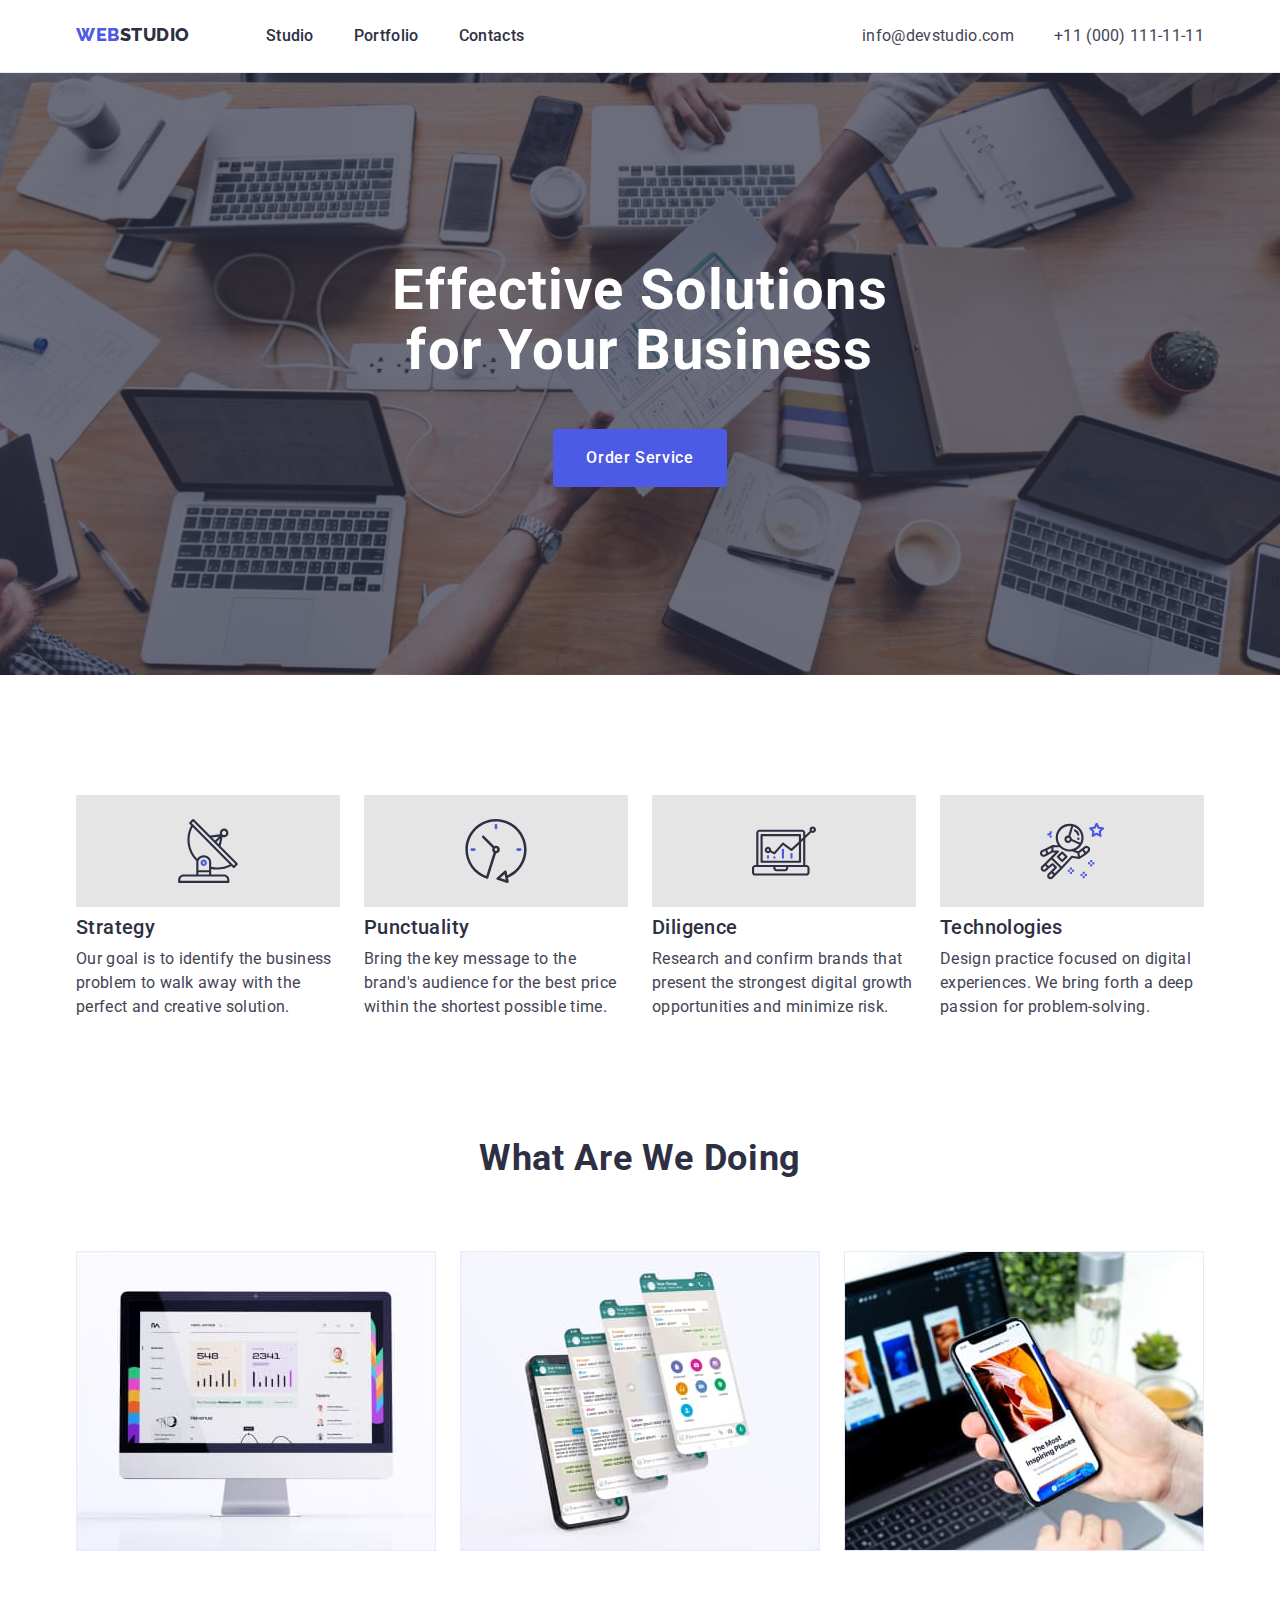
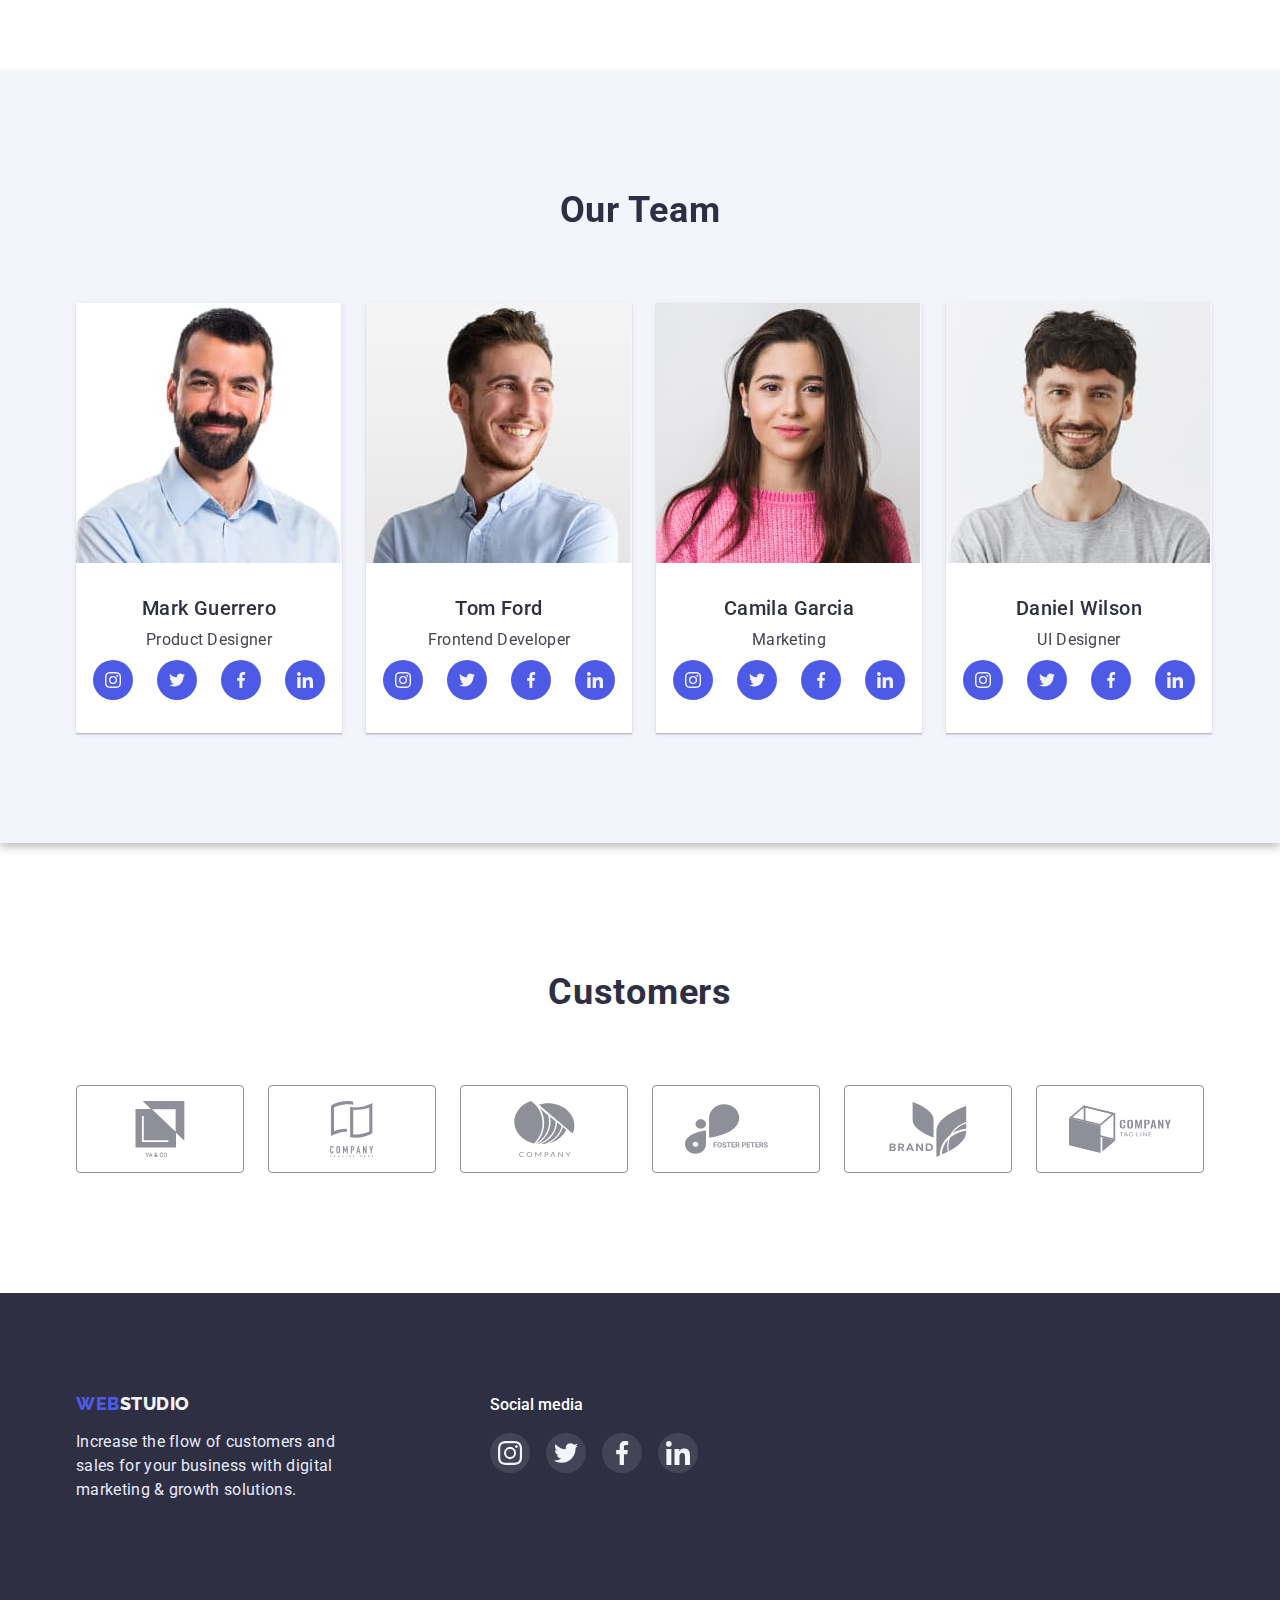
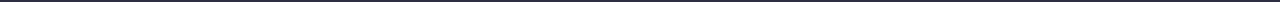
<file: index.html>
<!DOCTYPE html>
<html lang="en">
<head>
    <meta charset="UTF-8">
    <meta http-equiv="X-UA-Compatible" content="IE=edge">
    <meta name="viewport" content="width=device-width, initial-scale=1.0">
    <title>Студія</title>
    <link rel="preconnect" href="https://fonts.googleapis.com">
    <link rel="preconnect" href="https://fonts.gstatic.com" crossorigin>
    <link href="https://fonts.googleapis.com/css2?family=Raleway:wght@800&family=Roboto:wght@400;500;700;900&display=swap"
        rel="stylesheet">
    <link rel="stylesheet" href="https://cdnjs.cloudflare.com/ajax/libs/modern-normalize/1.1.0/modern-normalize.min.css">
    <link rel="stylesheet" href="./css/styles.css">
</head>

<body>
    <header class="header">
        <div class="container container-header">
            <nav class="header-nav link">
                   <a class="logo link" href="./index.html">WEB<span class="header-studio link">Studio</span></a>
                <ul class="header-list list">
                    <li class="header-item">
                        <a class="header-link link" href="./index.html">Studio</a></li>
                    <li class="header-item">
                        <a class="header-link link" href="./portfolio.html">Portfolio</a></li>
                    <li class="header-item">
                        <a class="header-link link" href="">Contacts</a></li>
                </ul>
            </nav>
                
            <address class="address-header">
                <ul class="address-list list">
                <li class="header-item"><a class="address link" href="mailto:info@devstudio.com">info@devstudio.com</a></li>
                <li class="header-item"><a class="address link" href="tel:+110001111111">+11 (000) 111-11-11</a></li>
                </ul>
            </address>
        </div>
    </header>

    <main>
        <section class="hero">
            <div class="hero-part">
                <h1 class="hero-header">Effective Solutions for Your Business</h1>
                <button class="hero-btn" type="button">Order Service</button>
            </div>
        </section>
        <section class="site-info">
            <div class="container">
                <h2 hidden class="siteinfo-header">Site Info</h2>
                <ul class="info-list list">
                    <li class="symbol icon-antenna">
                        <h3 class="infos-title">Strategy</h3>
                        <p class="infos-text">
                            Our goal is to identify the business problem to walk away with the perfect and creative
                            solution.
                        </p>
                    </li>
                    <li class="symbol icon-clock">
                        <h3 class="infos-title">Punctuality</h3>
                        <p class="infos-text">
                            Bring the key message to the brand's audience for the best price within the shortest possible
                            time.
                        </p>
                    </li>
                    <li class="symbol icon-diagram">
                        <h3 class="infos-title">Diligence</h3>
                        <p class="infos-text">
                            Research and confirm brands that present the strongest digital growth opportunities and minimize
                            risk.
                        </p>
                    </li>
                    <li class="symbol icon-astronaut">
                        <h3 class="infos-title">Technologies</h3>
                        <p class="infos-text">
                            Design practice focused on digital experiences. We bring forth a deep passion for
                            problem-solving.
                        </p>
                    </li>
                </ul>
            </div>
        </section> 
        <section class="respons">
            <div class="container">
                <h2 class="respons-title">What are we doing</h2>
                <div class="options">
                    <ul class="options-list list">
                        <li class="option">
                            <img 
                            src="./images/img1.jpg"
                            alt="monitor" 
                            width="360" 
                            height="300">
                        </li>
                        <li class="option">
                            <img 
                            src="./images/img2.jpg" 
                            alt="phonescreens" 
                            width="360" 
                            height="300">
                        </li>
                        <li class="option">
                            <img 
                            src="./images/img3.jpg" 
                            alt="phone" 
                            width="360" 
                            height="300">
                        </li>
                    </ul>
                </div>
            </div>
        </section>
        <section class="members">
            <div class="container">
                <h2 class="team-title">Our Team</h2>
                <ul class="list-members list">
                    <li class="member">
                            <img 
                            src="./images/img4.jpg" 
                            alt="person1" 
                            width="264" 
                            height="260">
                            <div class="about-member">
                                <h3 class="member-name">Mark Guerrero</h3>
                                <p class="member-title">Product Designer</p>

                                <ul class="network-list list">
                                    <li class="network-item">
                                        <a class="network-link link">
                                            <svg class="network-icon">
                                                <use href="./images/symbol-defs.svg#icon-instagram-icon"></use>
                                            </svg>
                                        </a>
                                    </li>
                                    <li class="network-item">
                                        <a class="network-link link">
                                            <svg class="network-icon">
                                                <use href="./images/symbol-defs.svg#icon-twitter-icon"></use>
                                            </svg>
                                        </a>
                                    </li>
                                    <li class="network-item">
                                        <a class="network-link link">
                                            <svg class="network-icon">
                                                <use href="./images/symbol-defs.svg#icon-facebook-icon"></use>
                                            </svg>
                                        </a>
                                    </li>
                                    <li class="network-item">
                                        <a class="network-link link">
                                            <svg class="network-icon">
                                                <use href="./images/symbol-defs.svg#icon-linkedin-icon"></use>
                                            </svg>
                                        </a>
                                    </li>
                                </ul>
                            </div>
                    </li>
                    <li class="member">
                            <img 
                            src="./images/img5.jpg" 
                            alt="person2" 
                            width="264" 
                            height="260">
                            <div class="about-member">
                                <h3 class="member-name">Tom Ford</h3>
                                <p class="member-title">Frontend Developer</p>
                            
                                <ul class="network-list list">
                                <li class="network-item">
                                    <a class="network-link link">
                                        <svg class="network-icon">
                                            <use href="./images/symbol-defs.svg#icon-instagram-icon"></use>
                                        </svg>
                                    </a>
                                </li>
                                <li class="network-item">
                                    <a class="network-link link">
                                        <svg class="network-icon">
                                            <use href="./images/symbol-defs.svg#icon-twitter-icon"></use>
                                        </svg>
                                    </a>
                                </li>
                                <li class="network-item"> 
                                    <a class="network-link link">
                                        <svg class="network-icon">
                                            <use href="./images/symbol-defs.svg#icon-facebook-icon"></use>
                                        </svg>
                                    </a>
                                </li>
                                <li class="network-item">
                                    <a class="network-link link">
                                        <svg class="network-icon">
                                            <use href="./images/symbol-defs.svg#icon-linkedin-icon"></use>
                                        </svg>
                                    </a>
                                </li>
                                </ul>
                            </div>
                    </li>
                    <li class="member">
                            <img 
                            src="./images/img6.jpg" 
                            alt="person3" 
                            width="264" 
                            height="260">
                            <div class="about-member">
                                <h3 class="member-name">Camila Garcia</h3>
                                <p class="member-title">Marketing</p>

                                <ul class="network-list list">
                                <li class="network-item">
                                    <a class="network-link link">
                                        <svg class="network-icon">
                                           <use href="./images/symbol-defs.svg#icon-instagram-icon"></use>
                                             </svg>
                                    </a>
                                </li>
                                <li class="network-item">
                                    <a class="network-link link">
                                        <svg class="network-icon">
                                            <use href="./images/symbol-defs.svg#icon-twitter-icon"></use>
                                        </svg>
                                    </a>
                                </li>
                                <li class="network-item">
                                    <a class="network-link link">
                                        <svg class="network-icon">
                                            <use href="./images/symbol-defs.svg#icon-facebook-icon"></use>
                                        </svg>
                                    </a>
                                </li>
                                <li class="network-item">
                                    <a class="network-link link">
                                        <svg class="network-icon">
                                            <use href="./images/symbol-defs.svg#icon-linkedin-icon"></use>
                                        </svg>
                                    </a>
                                </li>
                                </ul>
                            </div>
                    </li>
                    <li class="member">
                            <img 
                            src="./images/img7.jpg" 
                            alt="person4" 
                            width="264" 
                            height="260">
                            <div class="about-member">
                                <h3 class="member-name">Daniel Wilson</h3>
                                <p class="member-title">UI Designer</p>

                                <ul class="network-list list">
                                    <li class="network-item">
                                        <a class="network-link link">
                                            <svg class="network-icon">
                                                <use href="./images/symbol-defs.svg#icon-instagram-icon"></use>
                                            </svg>
                                        </a>
                                    </li>
                                    <li class="network-item">
                                        <a class="network-link link">
                                            <svg class="network-icon">
                                                <use href="./images/symbol-defs.svg#icon-twitter-icon"></use>
                                            </svg>
                                        </a>
                                    </li>
                                    <li class="network-item">
                                        <a class="network-link link">
                                            <svg class="network-icon">
                                                <use href="./images/symbol-defs.svg#icon-facebook-icon"></use>
                                            </svg>
                                        </a>
                                    </li>
                                    <li class="network-item">
                                        <a class="network-link link">
                                            <svg class="network-icon">
                                                <use href="./images/symbol-defs.svg#icon-linkedin-icon"></use>
                                            </svg>
                                        </a>
                                    </li>
                                </ul>
                            </div>
                    </li>
                </ul>
            </div>
        </section>

        <section class="customers">
            <div class="container">
                <h2 class="customers-title">Customers</h2>
                <ul class="customers-list list">
                    <li class="customer-item">
                        <a class="customer-link link">
                            <svg class="customer-icon">
                                <use href="./images/symbol-defs.svg#icon-customer1"></use>
                            </svg>
                        </a>
                    </li>
                    <li class="customer-item">
                        <a class="customer-link link">
                            <svg class="customer-icon">
                                <use href="./images/symbol-defs.svg#icon-customer2"></use>
                            </svg>
                        </a>
                    </li>
                    <li class="customer-item">
                        <a class="customer-link link">
                            <svg class="customer-icon">
                                <use href="./images/symbol-defs.svg#icon-customer3"></use>
                            </svg>
                        </a>
                    </li>
                    <li class="customer-item">
                        <a class="customer-link link">
                            <svg class="customer-icon">
                                <use href="./images/symbol-defs.svg#icon-customer4"></use>
                            </svg>
                        </a>
                    </li>
                    <li class="customer-item">
                        <a class="customer-link link">
                            <svg class="customer-icon">
                                <use href="./images/symbol-defs.svg#icon-customer5"></use>
                            </svg>
                        </a>
                    </li>
                    <li class="customer-item">
                        <a class="customer-link link">
                            <svg class="customer-icon">
                                <use href="./images/symbol-defs.svg#icon-customer6"></use>
                            </svg>
                        </a>
                    </li>
                </ul>
            </div>
        </section>
    </main>

    <footer class="footer">
        <div class="container div-footer">
            <div class="div-footer-logo">
                <a class="footer-logo link" href="./index.html">WEB<span class="footer-studio">Studio</span></a>
                <p class="footer-text">Increase the flow of customers and sales for your business with digital marketing &
                    growth
                    solutions.</p>
           </div>  
            <div class="footer-networks">    
                    <p class="networks-name">Social media</p>
                    <ul class="network-list-footer list">
                        <li class="network-item-footer">
                            <a class="network-link-footer link">
                                <svg width="24" height="24">
                                    <use href="./images/symbol-defs.svg#icon-instagram-icon"></use>
                                </svg>
                            </a>
                        </li>
                        <li class="network-item-footer">
                            <a class="network-link-footer link">
                                <svg width="24" height="24">
                                    <use href="./images/symbol-defs.svg#icon-twitter-icon"></use>
                                </svg>
                            </a>
                        </li>
                        <li class="network-item-footer">
                            <a class="network-link-footer link">
                                <svg width="24" height="24">
                                    <use href="./images/symbol-defs.svg#icon-facebook-icon"></use>
                                </svg>
                            </a>
                        </li>
                        <li class="network-item-footer">
                            <a class="network-link-footer link">
                                <svg width="24" height="24">
                                    <use href="./images/symbol-defs.svg#icon-linkedin-icon"></use>
                                </svg>
                            </a>
                        </li>
                    </ul>
            </div>
        </div>
    </footer>
</body>
</html>
</file>
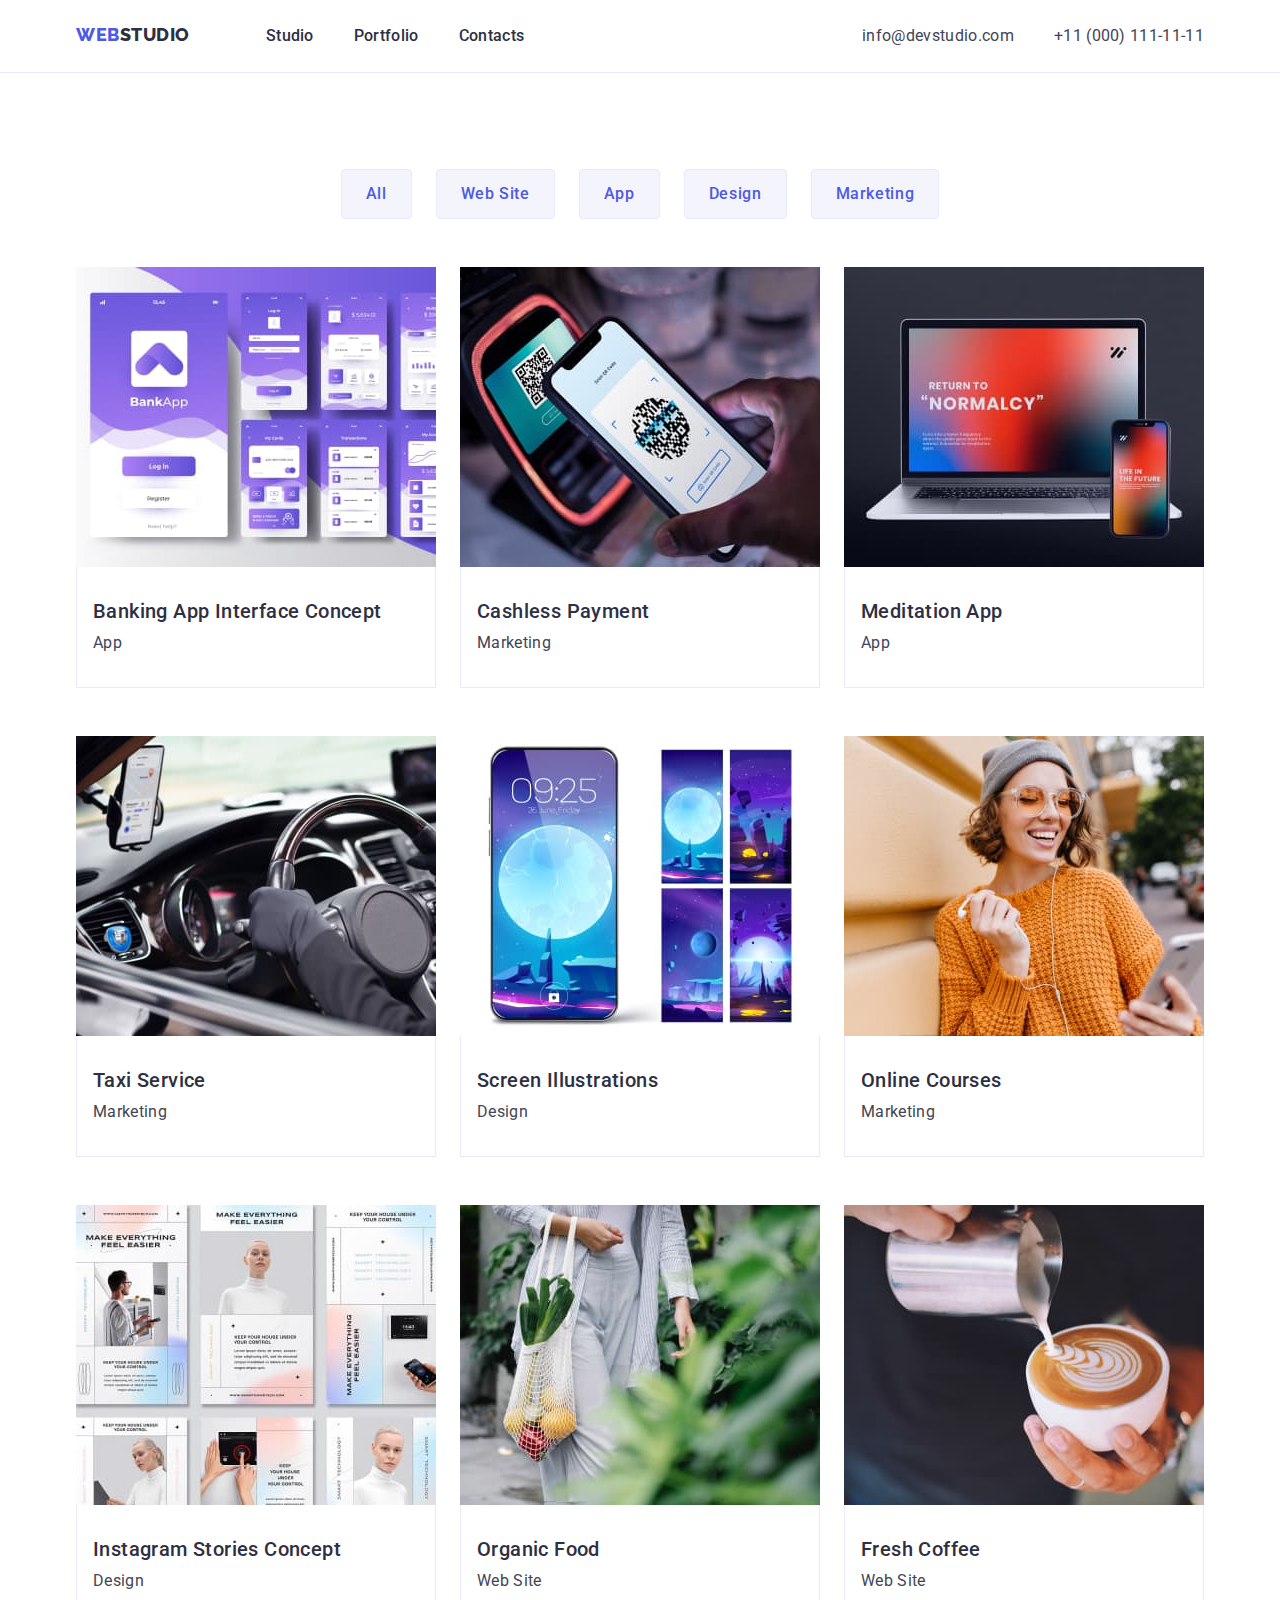
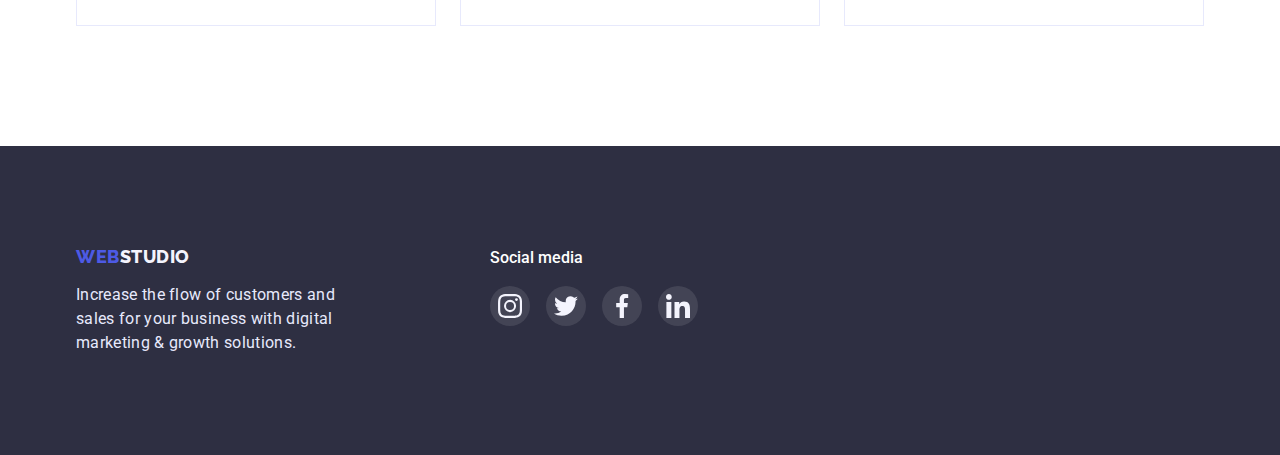
<file: portfolio.html>
<!DOCTYPE html>
<html lang="en">
<head>
    <meta charset="UTF-8">
    <meta http-equiv="X-UA-Compatible" content="IE=edge">
    <meta name="viewport" content="width=device-width, initial-scale=1.0">
    <title>Портфоліо</title>
    <link rel="preconnect" href="https://fonts.googleapis.com">
    <link rel="preconnect" href="https://fonts.gstatic.com" crossorigin>
    <link href="https://fonts.googleapis.com/css2?family=Raleway:wght@800&family=Roboto:wght@400;500;700;900&display=swap"
    rel="stylesheet">
    <link rel="stylesheet" href="https://cdnjs.cloudflare.com/ajax/libs/modern-normalize/1.1.0/modern-normalize.min.css">
    <link rel="stylesheet" href="./css/styles.css">
</head>

<body>
    <header class="header">
        <div class="container container-header">
            <nav class="header-nav link">
                <a class="logo link" href="./index.html">WEB<span class="header-studio link">Studio</span></a>
                <ul class="header-list list">
                    <li class="header-item">
                        <a class="header-link link" href="./index.html">Studio</a>
                    </li>
                    <li class="header-item">
                        <a class="header-link link" href="./portfolio.html">Portfolio</a>
                    </li>
                    <li class="header-item">
                        <a class="header-link link" href="">Contacts</a>
                    </li>
                </ul>
            </nav>
    
            <address class="address-header">
                <ul class="address-list list">
                    <li class="header-item"><a class="address link" href="mailto:info@devstudio.com">info@devstudio.com</a>
                    </li>
                    <li class="header-item"><a class="address link" href="tel:+110001111111">+11 (000) 111-11-11</a></li>
                </ul>
            </address>
        </div>
    </header>

    <main>
        <section class="services-info">
            <h1 hidden>Services</h1>
                <div class="container services-buttons">
                    <ul class="services-button list">
                    <li><button class="service-btn item" type="button">All</button></li>
                    <li><button class="service-btn item" type="button">Web Site</button></li>
                    <li><button class="service-btn item" type="button">App</button></li>
                    <li><button class="service-btn item" type="button">Design</button></li>
                    <li><button class="service-btn item" type="button">Marketing</button></li>
                    </ul>
                </div>

                <div class="container services">
                    <ul class="list services-items">
                        <li class="item-service">
                            <a class="service-link link">
                            <img 
                            src="./images/appinterface.jpg" 
                            alt="appinterface"
                            width="360"
                            height="300">
                            <div class="service-description">
                                <h2 class="service-title">Banking App Interface Concept</h2>
                                <p class="service-name">App</p>
                            </div>
                            </a>
                        </li>

                        <li class="item-service">
                            <a class="service-link link">
                            <img 
                            src="./images/cashlesspayment.jpg" 
                            alt="cashlesspayment" 
                            width="360" 
                            height="300">
                            <div class="service-description">
                                <h2 class="service-title">Cashless Payment</h2>
                                <p class="service-name">Marketing</p>
                            </div>
                            </a>
                        </li>

                        <li class="item-service">
                            <a class="service-link link">
                            <img 
                            src="./images/mediationapp.jpg" 
                            alt="mediationapp" 
                            width="360" 
                            height="300">
                            <div class="service-description">
                                <h2 class="service-title">Meditation App</h2>
                                <p class="service-name">App</p>
                            </div>
                            </a>
                        </li>

                        <li class="item-service">
                            <a class="service-link link">
                            <img 
                            src="./images/taxiservice.jpg" 
                            alt="taxiservice"
                            width="360" 
                            height="300">
                            <div class="service-description">
                                <h2 class="service-title">Taxi Service</h2>
                                <p class="service-name">Marketing</p>
                            </div>
                            </a>
                        </li>

                        <li class="item-service">
                            <a class="service-link link">
                            <img 
                            src="./images/screenill.jpg" 
                            alt="screenill" 
                            width="360" 
                            height="300">
                            <div class="service-description">
                                <h2 class="service-title">Screen Illustrations</h2>
                                <p class="service-name">Design</p>
                            </div>
                            </a>
                        </li>

                        <li class="item-service">
                            <a class="service-link link">
                            <img 
                            src="./images/onlinecourses.jpg"
                            alt="onlinecourses" 
                            width="360" 
                            height="300">
                            <div class="service-description">
                                <h2 class="service-title">Online Courses</h2>
                                <p class="service-name">Marketing</p>
                            </div>
                            </a>
                        </li>

                        <li class="item-service">
                            <a class="service-link link">
                            <img 
                            src="./images/storiesconcept.jpg" 
                            alt="storiesconcept" 
                            width="360" 
                            height="300">
                            <div class="service-description">
                                <h2 class="service-title">Instagram Stories Concept</h2>
                                <p class="service-name">Design</p>
                            </div>
                            </a>
                        </li>

                        <li class="item-service">
                            <a class="service-link link">
                            <img 
                            src="./images/organicfood.jpg" 
                            alt="organicfood" 
                            width="360" 
                            height="300">
                            <div class="service-description">
                                <h2 class="service-title">Organic Food</h2>
                                <p class="service-name">Web Site</p>
                            </div>
                            </a>
                        </li>

                        <li class="item-service">
                            <a class="service-link link">
                            <img 
                            src="./images/freshcoffee.jpg" 
                            alt="freshcoffee" 
                            width="360" 
                            height="300">
                            <div class="service-description">
                                <h2 class="service-title">Fresh Coffee</h2>
                                <p class="service-name">Web Site</p>
                            </div>
                            </a>
                        </li>
                     </ul>
                </div>
        </section>

    </main>

   <footer class="footer">
        <div class="container div-footer">
            <div class="div-footer-logo">
                <a class="footer-logo link" href="./index.html">WEB<span class="footer-studio">Studio</span></a>
                <p class="footer-text">Increase the flow of customers and sales for your business with digital marketing &
                    growth
                    solutions.</p>
           </div>  
            <div class="footer-networks">    
                    <p class="networks-name">Social media</p>
                    <ul class="network-list-footer list">
                        <li class="network-item-footer">
                            <a class="network-link-footer link">
                                <svg width="24" height="24">
                                    <use href="./images/symbol-defs.svg#icon-instagram-icon"></use>
                                </svg>
                            </a>
                        </li>
                        <li class="network-item-footer">
                            <a class="network-link-footer link">
                                <svg width="24" height="24">
                                    <use href="./images/symbol-defs.svg#icon-twitter-icon"></use>
                                </svg>
                            </a>
                        </li>
                        <li class="network-item-footer">
                            <a class="network-link-footer link">
                                <svg width="24" height="24">
                                    <use href="./images/symbol-defs.svg#icon-facebook-icon"></use>
                                </svg>
                            </a>
                        </li>
                        <li class="network-item-footer">
                            <a class="network-link-footer link">
                                <svg width="24" height="24">
                                    <use href="./images/symbol-defs.svg#icon-linkedin-icon"></use>
                                </svg>
                            </a>
                        </li>
                    </ul>
            </div>
        </div>
    </footer>
</body>
</html>
</file>
<file: css/styles.css>
:root {
    --primary-text-color:#434455;
    --title-text-color: #2E2F42;
    --accent-color: #404BBF;
    --pimary-white-color: #FFFFFF;
    --secondary-accent-color: #4D5AE5;
    --secondary-white-color: #F4F4FD;
    --customer-link-color: #8e8f99;
    
}

body {
    font-family: 'Roboto', sans-serif;
    font-style: normal;
    font-weight: 400;
    font-size: 16px;
    color: var(--primary-text-color);
    background-color: var(--pimary-white-color);
}

h1,
h2,
h3,
h4,
h5,
h6,
p {
    margin: 0;
}

img {
    display: block;
    max-width: 100%;
    height: auto;
}

.list {
    list-style: none;
}

.container {
    width: 1158px;
    margin: 0 auto;
    padding-right: 15px;
    padding-left: 15px;
}

.link {
    text-decoration: none;
    margin: 0;
    padding: 0;
}

/* Div for header */

.header {
    border-bottom: 1px solid #E7E9FC;
}

.container-header {
    display: flex;
    align-items: center;
}

/* Logo */
.logo {
    display: block;
    padding-top: 24px;
    padding-bottom: 24px;

    font-family: 'Raleway', sans-serif;
    font-weight: 800;
    font-size: 18px;
    line-height: 1.17;
    letter-spacing: 0.03em;
    text-transform: uppercase;
    color: var(--secondary-accent-color);
}

.header-studio {
    color: var(--title-text-color);
}

/* Site nav */
.header-nav {
    display: flex;
}

.header-list {
    display:flex;
    margin-left: 76px;
    margin-bottom: 0;
    margin-top: 0;
    padding: 0;
}

.header-list .header-item + .header-item {
    margin-left: 40px;
}

.header-link {
    display: block;
    padding-top: 24px;
    padding-bottom: 24px;

    font-weight: 500;
    font-style: normal;
    line-height: 1.5;
    letter-spacing: 0.02em;
    color: var(--title-text-color);
}

.header-link:hover,
.header-link:focus,
.header-link:active {
    color: var(--accent-color);
}

/* Contacts */

.address-header {
    margin-left: auto;
}

.address-list {
    display: flex;
    margin-left:auto ;
    margin-bottom: 0;
    margin-top: 0;
    padding: 0;
}

.address-list .header-item + .header-item {
    margin-left: 40px;
}

.address {
    display: block;
    padding-top: 24px;
    padding-bottom: 24px;

    font-style: normal;
    line-height: 1.5;
    letter-spacing: 0.02em;
    color:var(--primary-text-color);
}


.address:hover,
.address:focus {
    color: var(--accent-color);
}

/* Hero section */

.hero-part {
    max-width: 1440px;
    min-height: 600px;
    margin-left: auto;
    margin-right: auto;
    text-align: center;
    padding: 188px 0px;
    background-image: linear-gradient(
     to right,
    rgba(46, 47, 66, 0.7),
    rgba(46, 47, 66, 0.7)
     ),
    url('../images/people-office\ 1.jpg');
    background-repeat: no-repeat;
    background-position: center;
    background-size: cover;
    background-color: var(--title-text-color);
}

.hero-header {
    margin: 0 auto 48px;
    text-align: center;
    width: 496px;
    font-weight: 700;
    font-size: 56px;
    line-height: 1.07;
    letter-spacing: 0.02em;
    color: var(--pimary-white-color);
}

.hero-btn {
    display: inline-block;
    border: 1px solid transparent;
    border-radius: 4px;
    padding: 16px 32px;
    min-width: 169px;

    font-family: 'Roboto', sans-serif;
    font-weight: 500;
    font-size: 16px;
    line-height: 1.5;
    letter-spacing: 0.04em;

    color: var(--pimary-white-color);
    background-color: var(--secondary-accent-color);
    cursor: pointer;
}

.hero-btn:hover,
.hero-btn:focus {
   background-color: var(--accent-color);
}
/* Site info */

.site-info {
    padding: 120px 0;
}
.info-list {
    display: flex;
    flex-wrap: nowrap;
    margin: 0;
    padding: 0;
}

.info-list .symbol {
    width: calc(100%/3);
}

.info-list .symbol+.symbol {
    margin-left: 24px;
}

.symbol::before {
    display: block;
    padding: 24px 100px;
    content: " ";
    height: 112px;
    background-size: 64px;
    background-repeat: no-repeat;
    background-position:center;
    background-color: #E5E5E5;
}

.icon-antenna::before {
    background-image: url("../images/antenna.svg") ;
}

.icon-clock::before {
    background-image: url("../images/clock.svg")
}

.icon-diagram::before {
    background-image: url("../images/diagram.svg")
}
.icon-astronaut::before {
    background-image: url("../images/astronaut.svg")
}

.infos-title {
    margin-top: 8px;
    margin-bottom: 8px;
    font-weight: 500;
    font-size: 20px;
    line-height: 1.2;
    letter-spacing: 0.02em;
    color: var(--title-text-color);
}

.infos-text {
    margin-top: 0;
    margin-bottom: 0;
    line-height: 1.5;
    letter-spacing: 0.02em;
}


/* What we are doing */

.respons {
    padding-bottom:120px ;
}

.respons-title {
    margin-top: 0;
    margin-bottom: 72px;
    text-align: center;
    font-weight: 700;
    font-size: 36px;
    line-height: 1.11;
    text-align: center;
    letter-spacing: 0.02em;
    text-transform: capitalize;
    color: var(--title-text-color);
}

.options-list {
    display: flex;
    flex-wrap: nowrap;
    margin: 0;
    padding: 0;
}

.options-list .option {
    width: calc(100%/3);
}

.options-list .option+.option {
    margin-left: 24px;
}

/* Our team */
.members {
    padding: 120px 0 110px 0; 
    background: var(--secondary-white-color);
    filter: drop-shadow(0px 4px 4px rgba(0, 0, 0, 0.25));
}

.list-members {
    display: flex;
    margin: 0;
    padding: 0;
}

.member {
    box-shadow: 0px 1px 6px rgba(46, 47, 66, 0.08), 0px 1px 1px rgba(46, 47, 66, 0.16), 0px 2px 1px rgba(46, 47, 66, 0.08);
}

.list-members .member + .member {
    margin-left: 24px;
}

.about-member {
    padding: 32px 16px;
    border: 1px solid transparent;
    border-radius: 0px 0px 4px 4px;
    text-align: center;
    background: var(--pimary-white-color);
}

.team-title {
    margin-top: 0;
    margin-bottom: 72px;
    text-align: center;
    font-weight: 700;
    font-size: 36px;
    line-height: 1.11;
    letter-spacing: 0.02em;
    text-transform: capitalize;
    color: var(--title-text-color);
}

.member-name {
    margin-bottom: 8px;
    margin-top: 0;
    font-weight: 500;
    font-size: 20px;
    line-height: 1.2;
    letter-spacing: 0.02em;
    color: var(--title-text-color);
}

.member-title {
    margin: 0;
    margin-bottom: 8px;
    line-height: 1.5;
    letter-spacing: 0.02em;
    color: var(--primary-text-color);
}

.network-list {
    display: flex;
    padding: 0;
    justify-content: center;
    gap: 24px;
}

.network-item {
    width: 40px;
    height: 40px;
    border-radius: 50%;
    background-color: var(--secondary-accent-color);
}

.network-link{
    display: flex;
    width: 100%;
    height: 100%;
    border-radius: 50%;
    justify-content: center;
    align-items: center;
}

.network-link:hover,
.network-link:focus {
    background-color:var(--accent-color);
}

.network-icon {
    width: 16px;
    height: 16px;
}

/*!....... Customers sectoin........! */

.customers {
    padding-top: 130px;
    padding-bottom: 120px;
 }

.customers-title {
    margin-top: 0;
    margin-bottom: 72px;
    text-align: center;
    font-weight: 700;
    font-size: 36px;
    line-height: 1.11;
    text-align: center;
    letter-spacing: 0.02em;
    text-transform: capitalize;
    color: var(--title-text-color);
    }

.customers-list {
    display: flex;
    justify-content: center;
    gap: 24px;
    margin: 0;
    padding: 0;
}

.customer-icon {
    width: 104px;
    height: 56px;
    fill: currentColor;
}

.customer-link{
    display: flex;
    align-items: center;
    justify-content: center;
    width: 168px;
    height: 88px;
    padding: 16px 32px;
    border: 1px solid var(--customer-link-color);
    color: var(--customer-link-color);
    border-radius: 4px;
}

.customer-link:hover,
.customer-link:focus {
    border: 1px solid var(--accent-color);
    color: var(--accent-color);
}

/*!.......... FOOTER ........!*/

.footer {
    padding-top: 100px;
    padding-bottom: 100px;
    background-color: var(--title-text-color);
}

.div-footer {
    display: flex;
}

.footer-logo {
    font-family: 'Raleway', sans-serif;
    font-weight: 800;
    font-size: 18px;
    line-height: 1.17;
    letter-spacing: 0.03em;
    text-transform: uppercase;
    color: var(--secondary-accent-color);
}
.footer-studio {
    font-family: 'Raleway', sans-serif;
    font-weight: 800;
    font-size: 18px;
    line-height: 1.17;
    letter-spacing: 0.03em;
    text-transform: uppercase;
    color: var(--secondary-white-color);
}

.footer-text {
    margin: 16px 0 0 0 ;
    width: 294px;
    font-size: 16px;
    line-height: 1.5;
    letter-spacing: 0.02em;
    color: #E7E9FC;
}

.footer-networks {
    margin-left: 120px;
}

.networks-name { 
    font-family: 'Roboto', sans-serif;
    font-style: normal;
    font-weight: 500;
    font-size: 16px;
    line-height: 1.5;
    color: var(--pimary-white-color);
    margin-bottom: 16px;
}


.network-list-footer {
    display: flex;
    justify-content: center;
    gap: 16px;
    padding: 0;
    margin: 0;
}

.network-item-footer {
    width: 40px;
    height: 40px;
    border-radius: 50%;
    background-color:rgba(255, 255, 255, 0.1);
}

.network-link-footer {
    display: flex;
    border-radius: 50%;
    width: 100%;
    height: 100%;
    justify-content: center;
    align-items: center;
}

.network-link-footer:hover,
.network-link-footer:focus {
    background-color: #31D0AA;
}

/* ............Portfolio........ */
.service-title {
    font-weight: 500;
    font-size: 20px;
    line-height: 1.2;
    letter-spacing: 0.02em;
    color: var(--title-text-color);
}

.service-name {
    margin-top: 8px;

    font-size: 16px;
    line-height: 1.5;
    letter-spacing: 0.02em;
    color: var(--primary-text-color);
}

/* ........Buttons...... */

.service-btn { 
    padding: 12px 24px;

    border: 1px solid #E7E9FC;
    border-radius: 4px;

    font-family: 'Roboto', sans-serif;
    font-style: normal;
    font-weight: 500;
    font-size: 16px;
    line-height: 1.5;
    letter-spacing: 0.04em;
    color: var(--secondary-accent-color);
    background-color: var(--secondary-white-color);
    cursor: pointer;
}

.service-btn:hover,
.service-btn:focus {
    color: var(--pimary-white-color);
    background-color: var(--accent-color);
    box-shadow: 0px 3px 1px rgba(0, 0, 0, 0.1), 0px 2px 1px rgba(0, 0, 0, 0.08), 0px 2px 2px rgba(0, 0, 0, 0.12);
}

.services-buttons {
    display: flex;
    justify-content: center;
    margin-bottom: 48px; 
    padding-left: 0;
    padding-right: 0;
}

.services-button {
    display: flex;
    gap: 24px;
    margin: 0;
    padding: 0;
}



/* .......List of the services..... */
.services-info {
    padding-top: 96px;
    padding-bottom:120px;
}


.services-items {
    display: flex;
    flex-wrap: wrap;
    padding: 0;
    margin: 0 auto;
 }
 
.item-service {
    flex-basis: calc(100%/3- 24px);
    margin-bottom: 48px;
    margin-right: 24px;
    cursor: pointer;
}

.item-service:nth-child(3n + 3){
    margin-right: 0;
}

.item-service:nth-last-child(-n + 3) {
    margin-bottom: 0;
}

.service-description {
    padding: 32px 0px 32px 16px;
    border-left: 1px solid #E7E9FC;
    border-right: 1px solid #E7E9FC;
    border-bottom: 1px solid #E7E9FC;
}

.service-link {
    display: block;
}

.service-link:hover,
.service-link:focus {
    box-shadow: 0px 1px 6px rgba(46, 47, 66, 0.08), 0px 1px 1px rgba(46, 47, 66, 0.16), 0px 2px 1px rgba(46, 47, 66, 0.08);
}
</file>
